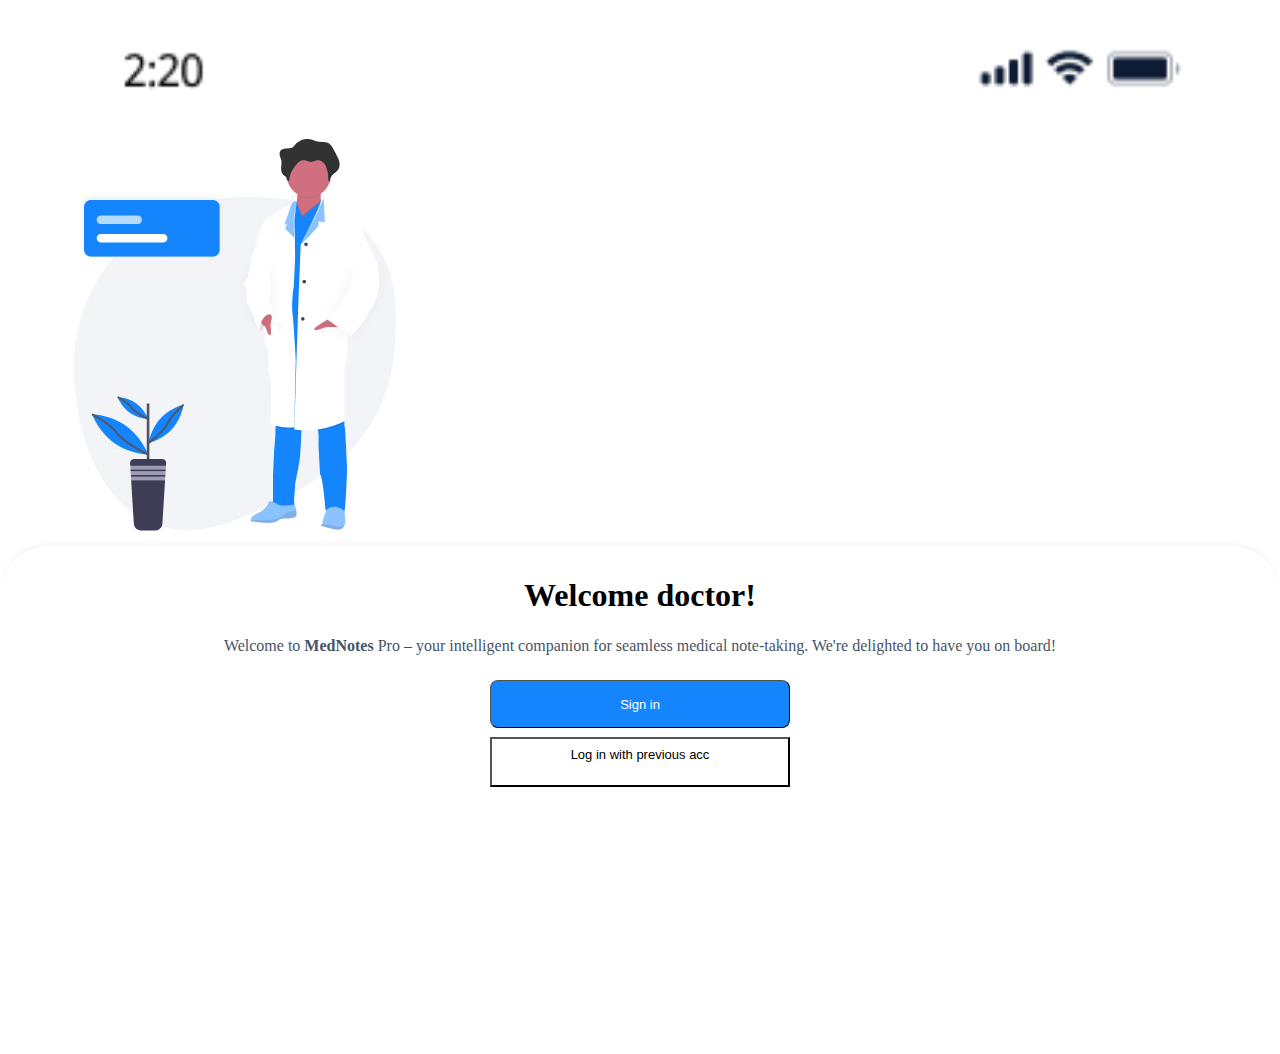
<file: Index.html>
<!DOCTYPE html>
<html lang="en">
<head>
    <meta charset="UTF-8">
    <meta name="viewport" content="width=device-width, initial-scale=1.0">
    <link rel="stylesheet" href="styles.css">
    <title>Physical Consulting AI Note</title>
</head>
<body>
     
    <div class="image">
        <div class="indicator"><img src="Images/iPhone 13 & 13 Pro.png" alt="Indicator"></div>
        <div class="eclipse">
        <img src="Images/undraw_medicine_b-1-ol 1.png" alt="Doctor">
        </div>
    </div>
    <div class="cards" style="text-align: center;">
        <h1>Welcome doctor!</h1>

        <p>Welcome to <strong> MedNotes </strong> Pro – your intelligent companion for seamless medical note-taking. 
            We're delighted to have you on board!</p>

            <a href="signin.html">
            <button type="button" class="btn" >Sign in</button></a>
            <br>
            <button type="button" class="btn1">Log in with previous acc</button>
    </div>

    <footer class="Line">
        <img src="Images/Under line.png" alt="Line">
    </footer>
    

    
</body>
</html>
</file>
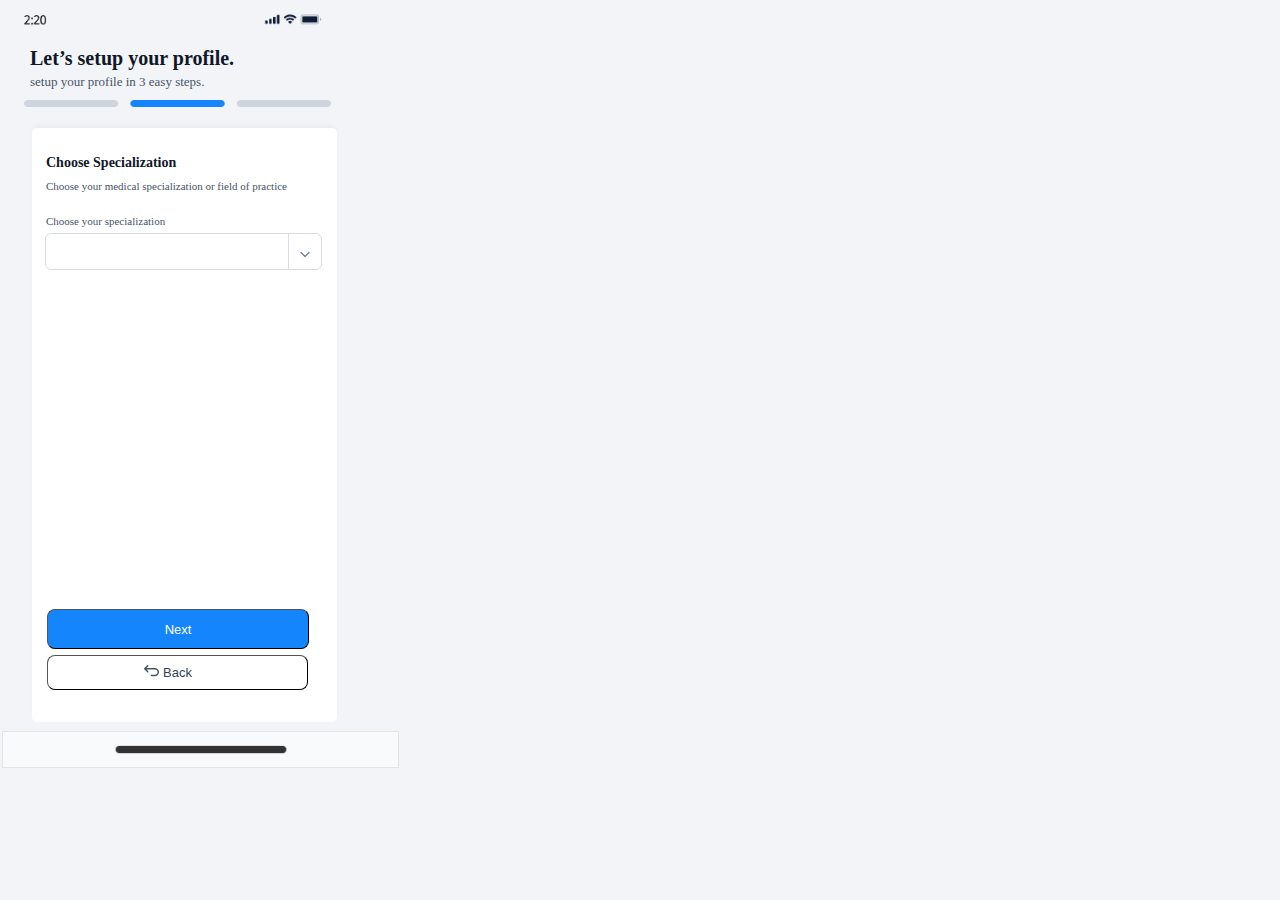
<file: profile2.html>
<!DOCTYPE html>
<html lang="en">
<head>
    <meta charset="UTF-8">
    <meta name="viewport" content="width=device-width, initial-scale=1.0">
    <!-- <link rel="stylesheet" href="https://cdn.jsdelivr.net/npm/bootstrap@4.1.3/dist/css/bootstrap.min.css">
    <link rel="stylesheet" href="https://cdn.jsdelivr.net/npm/bootstrap-select@1.13.14/dist/css/bootstrap-select.min.css"> -->
    <link rel="stylesheet" href="styles.css">
    <!-- <link rel="stylesheet" href="https://cdn.jsdelivr.net/gh/habibmhamadi/multi-select-tag@2.0.1/dist/css/multi-select-tag.css"> -->
    <link rel="stylesheet" href="multi-select-tag.css">
    <title>Document</title>
</head>
<body class="profile">
    
    <div class="indicator"><img src="Images/iPhone 13 & 13 Pro.png" alt="Indicator"></div>

    <h1 class="P2h1">Let’s setup your profile.</h1>
    <h4 class="P2h4">setup your profile in 3 easy steps.</h4>
     <div class="P2nav">
        <img src="Images/Steps2.png" alt="nav">
     </div>


     <div class="P2Minicards">
     <h1 class="Psh1">Choose Specialization</h1>
     <h4 class="Psh4">Choose your medical specialization or field of practice</h4>
     <h4 class="P2sh4">Choose your specialization</h4>

     <form class="P-form">
       
        <!-- <div class="search_box">
            <select data-live-search="true" title="Search">
            <option value="none" selected disabled hidden>Search</option>    
            <option>Ent Hospital</option>
            <option>Medical Hospital</option>
            </select>
             </div> -->

             

             <select name="specialization" id="specialization" multiple title="next" >
                <option value="1">⊕ Cardiology</option>
                <option value="2">⊕ Dermatology</option>
                <option value="3">⊕ Endocrinology</option>
                <option value="4">⊕ Gastroenterology</option>
                <option value="5">⊕ Hematology</option>
                <option value="6">⊕ Internal Medicine</option>
                <option value="7">⊕ Nephrology</option>
            </select>
       
       
       
       
       
       
       
       
           



    
    
    
    </form>
      
    
    
    <a href="profile3.html">
        <button type="button" class="P2-btn" id="next" title="next">Next</button></a>
        <a href="profile.html">
        <button type="button" class="P2-btn1" id="back" title="back">Back</button></a>
        <div class="P2-Backicon">
           <img src="Images/flip-backward.svg" alt="BackIcon">
        </div> 
    
     <!-- <a href="profile2.html">
        <button type="button" class="Pbtn">Next</button></a>
       
        <button type="button" class="Pbtn1">Back</button>
        <div class="Backicon">
           <img src="Images/flip-backward.svg" alt="BackIcon">
        </div>
    
    </div> -->



     <footer class="P2line">
        <img src="Images/Under line.png" alt="Line">
    </footer>
   

    <script src="multi-select-tag.js"></script>
    <script>
        new MultiSelectTag('specialization')  // id
    </script>

    <!-- <script src="https://code.jquery.com/jquery-3.3.1.slim.min.js"></script>
<script src="https://cdn.jsdelivr.net/npm/popper.js@1.14.3/dist/umd/popper.min.js" ></script>
<script src="https://cdn.jsdelivr.net/npm/bootstrap@4.1.3/dist/js/bootstrap.min.js"></script>
<script src="https://cdn.jsdelivr.net/npm/bootstrap-select@1.13.14/dist/js/bootstrap-select.min.js"></script>
<script src="selector.js"></script> -->
</body>
</html>
</file>
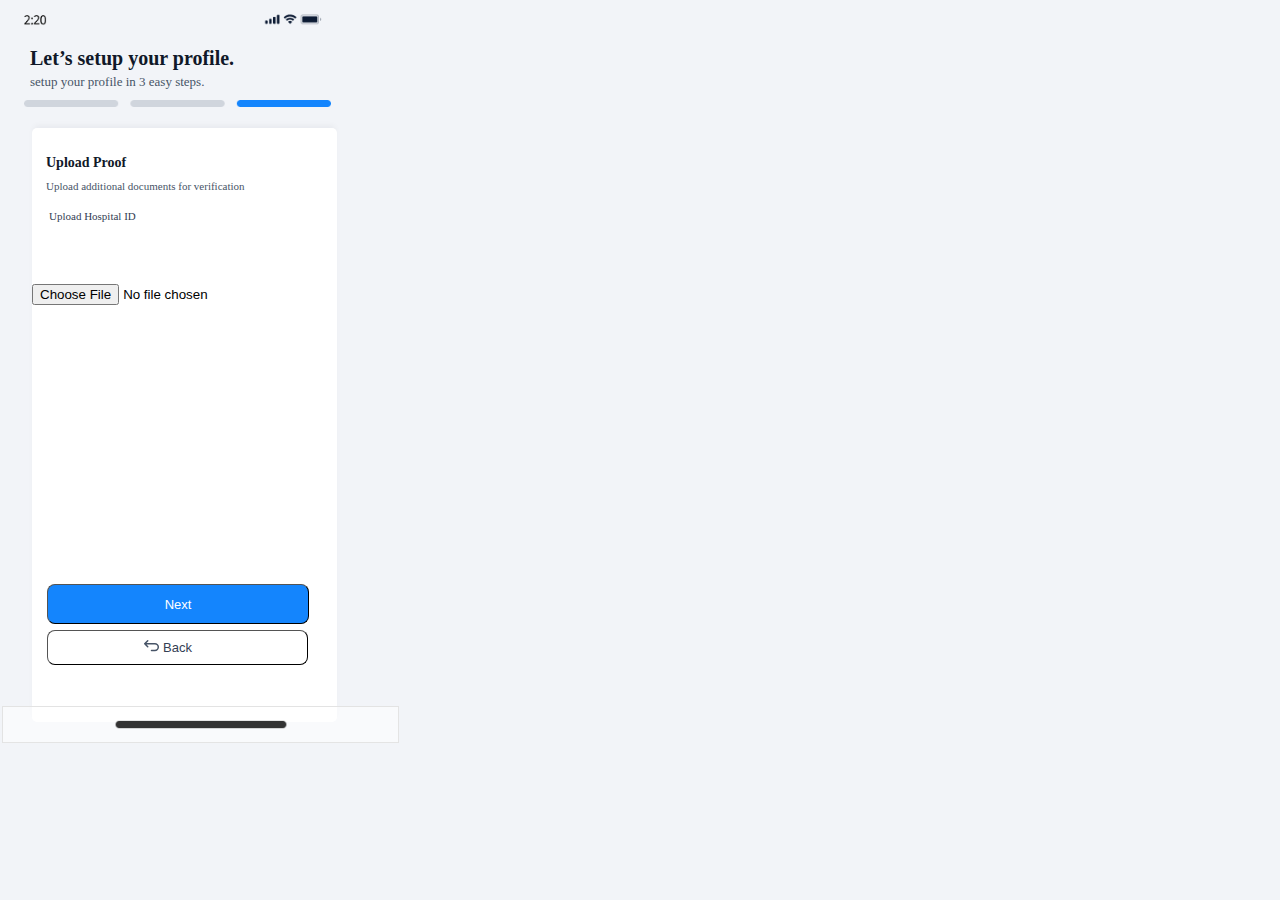
<file: profile3.html>
<!DOCTYPE html>
<html lang="en">
<head>
    <meta charset="UTF-8">
    <meta name="viewport" content="width=device-width, initial-scale=1.0">
    <!-- <link rel="stylesheet" href="https://cdn.jsdelivr.net/npm/bootstrap@4.1.3/dist/css/bootstrap.min.css">
    <link rel="stylesheet" href="https://cdn.jsdelivr.net/npm/bootstrap-select@1.13.14/dist/css/bootstrap-select.min.css"> -->
    <link rel="stylesheet" href="styles.css">
    <!-- <link rel="stylesheet" href="https://cdn.jsdelivr.net/gh/habibmhamadi/multi-select-tag@2.0.1/dist/css/multi-select-tag.css"> -->
    <link rel="stylesheet" href="multi-select-tag.css">
    <title>Document</title>
</head>
<body class="profile">
    
    <div class="indicator"><img src="Images/iPhone 13 & 13 Pro.png" alt="Indicator"></div>

    <h1 class="P2h1">Let’s setup your profile.</h1>
    <h4 class="P2h4">setup your profile in 3 easy steps.</h4>
     <div class="P2nav">
        <img src="Images/Steps3.png" alt="nav">
     </div>


     <div class="P2Minicards">
     <h1 class="Psh1">Upload Proof</h1>
     <h4 class="Psh4">Upload additional documents for verification</h4>
    
     

     <form class="P-form">
       
        <!-- <div class="search_box">
            <select data-live-search="true" title="Search">
            <option value="none" selected disabled hidden>Search</option>    
            <option>Ent Hospital</option>
            <option>Medical Hospital</option>
            </select>
             </div> -->

             <label >Upload Hospital ID</label>
             <input type="file">

             
       
       
       
       
       
       
       
       
           



    
    
    
    </form>
      
    
    
    <a href="profile3.html">
        <button type="button" class="P2-btn" id="next" title="next">Next</button></a>
        <a href="profile.html">
        <button type="button" class="P2-btn1" id="back" title="back">Back</button></a>
        <div class="P2-Backicon">
           <img src="Images/flip-backward.svg" alt="BackIcon">
        </div> 
    
     <!-- <a href="profile2.html">
        <button type="button" class="Pbtn">Next</button></a>
       
        <button type="button" class="Pbtn1">Back</button>
        <div class="Backicon">
           <img src="Images/flip-backward.svg" alt="BackIcon">
        </div>
    
    </div> -->



     <footer class="P2line">
        <img src="Images/Under line.png" alt="Line">
    </footer>
   

   
    <!-- <script src="https://code.jquery.com/jquery-3.3.1.slim.min.js"></script>
<script src="https://cdn.jsdelivr.net/npm/popper.js@1.14.3/dist/umd/popper.min.js" ></script>
<script src="https://cdn.jsdelivr.net/npm/bootstrap@4.1.3/dist/js/bootstrap.min.js"></script>
<script src="https://cdn.jsdelivr.net/npm/bootstrap-select@1.13.14/dist/js/bootstrap-select.min.js"></script>
<script src="selector.js"></script> -->
</body>
</html>
</file>
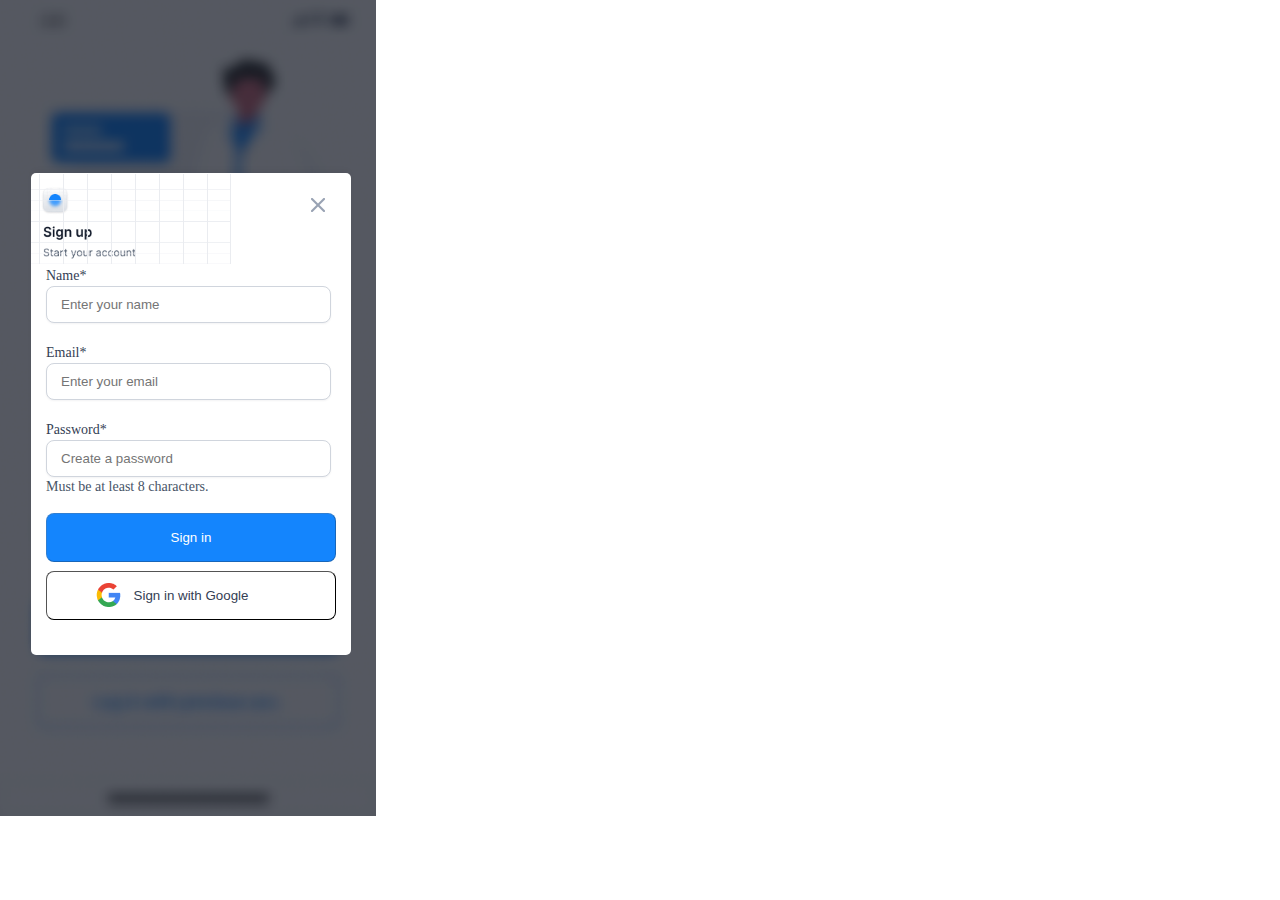
<file: signin.html>
<!DOCTYPE html>
<html lang="en">
<head>
    <meta charset="UTF-8">
    <meta name="viewport" content="width=device-width, initial-scale=1.0">
    <link rel="stylesheet" href="styles.css">
    <title>Physical Consulting AI Note</title>
</head>
<body>

    <div class="container">
        <div class="overlay">
    <img src="Images/Background overlay.png" alt="overlay">
</div>
    <div class="Minicards">
        
        <div class="imgsign">
        <img src="Images/Content.png" alt="content">
        </div>
        <div class="lines">
            <img src="Images/Lines.png" alt="Lines">
        </div>
        <div class="close">
            <a href="index.html">
            <img src="Images/Button close X.png" alt="close">
            </a>
        </div>
        <div class="Signup-box">

        <form>
        <label>Name*</label>
        <input type="text" placeholder="Enter your name" class="textinput">
        <label>Email*</label>
        <input type="email" placeholder="Enter your email" class="textinput" autocomplete="off" id="email">
        <label>Password*</label>
        <input type="password" placeholder="Create a password" class="textinput" id="password">
        <label class="passwordlength">Must be at least 8 characters.</label>
        <br><br>
        <a href="profile.html">
        <button type="button" class="submit">Sign in</button></a>
       
        <button type="button" class="btn3">Sign in with Google</button>
        <div class="icon">
        <img src="Images/Social icon.png" alt="google">
        </div>

        </form>

        </div>
    
    </div>
</div>
<script src="script.js"></script>
</body>
</html>
</file>
<file: styles.css>
/* media query screen responsive */
@media screen and (min-width:414px){

    html, body{
        margin: 0;
        padding: 0;
        overflow: hidden;
        height: 100%;
        }
        .cards h1{
            font-size: 200%;
            position: relative;
            top: -10%
        }
                .cards p{
                    font-size: 100%;
                    position: relative;
                    top:-15%;
                    width: 95%;
                }
        
                .eclipse img{
                    position: relative;
                    left: 5%;
                }
                .cards .btn{
                    position: relative;
                    top: -75%;
                    height: 0.1rem;
                    padding-bottom: 30px;
                    font-size: small;
                }
        
                .cards .btn1{
                    position: relative;
                    top: -15%;
                    height: 0.1rem;
                    padding-bottom: 30px;
                    font-size: small;
                }

                .Line{
                    /* display: flex; */
                    position: relative;
                    top: 5px;
                   

                }
    
}

@media screen and (min-width:375px){

    html, body{
        margin: 0;
        padding: 0;
        overflow: hidden;
        height: 100%;
        }
.cards h1{
    font-size: 200%;
    position: relative;
    bottom: 18%;
}
        .cards p{
            font-size: 100%;
            position: relative;
            bottom: 30%;
            width: 95%;
        }

        .eclipse img{
            position: relative;
            left: 5%;
        }
        .cards .btn{
            position: relative;
            bottom: 208%;
            height: 0.1rem;
            padding-bottom: 30px;
            font-size: small;
        }

        .cards .btn1{
            position: relative;
            bottom: 38%;
            height: 0.1rem;
            padding-bottom: 30px;
            font-size: small;
        }
    
}

/* images */
.indicator img {
    height: auto;
    position: relative;
    width: 100%;
    right: 15px;
}

p{
    color: #475467;
}
.card{
    display: flex;
    align-items: center;
}
.cards {
    display: flex;
    height: 300px;
    padding: 40px 0px;
    flex-direction: column;
    align-items: center;
    /* gap: 41px; */
    flex-shrink: 0;
    border-radius: 50px 50px var(--radius-none, 0px) var(--radius-none, 0px);
    background: #FFF;
    box-shadow: 0px -4px 6px -2px rgba(16, 24, 40, 0.05);
}



.btn{
    cursor: pointer;
    width: 300px;
    color: #FFFFFF;
    border-radius: var(--radius-md, 8px);
    background: #1485FD;
    /* display: flex; */
    padding: var(--spacing-xl, 16px) 22px;
    justify-content: center;
    align-items: center;
    gap: 10px;
    border-width: thin;

}

.btn:hover{
    background-color: darkblue;
    color: white;
    transition: .5s;
}

.btn1{
    cursor: pointer;
    display: flex;
    padding: var(--spacing-xl, 16px) 22px;
    justify-content: center;
    align-items: center;
    gap: 10px;
    width: 300px;
    background-color: #FFFFFF;
}

.Line img{
    height: auto;
    width: 100%;
}

/* signin */


/* .container{
    position: relative;
    display: flex;
    flex-direction: column;
    max-width: 320px;
} */
.overlay img {
    height: 51rem;
}

.Minicards {
    position: absolute;
    top: 173px;
    /* align-items: center; */
    z-index: 1;
    height: 402px;
    width: 320px;
    left: 31px;
    padding: 40px 0px;
    /* gap: 41px; */
    flex-shrink: 0;
    border-radius: 5px 5px var(--radius-none, 0px) var(--radius-none, 0px);
    border-bottom-left-radius: 5px;
    border-bottom-right-radius: 5px;
    background: #FFF;
    box-shadow: 0px -4px 6px -2px rgba(16, 24, 40, 0.05);
}

.imgsign img {
    width: 300px;
    bottom: 40px;
    height: auto;
    position: relative;
}

.lines img {
    position: relative;
    bottom: 130px;
    height: 90px;
    width: 200px;
}

form label{
    display: flex;
    margin-top: 20px;
    color: var(--colors-text-text-secondary-700, #344054);
/* Text sm/Medium */
font-family: Inter;
font-size: 14px;
font-style: normal;
font-weight: 500;
line-height: 20px;

}

.Signup-box {
    position: relative;
    bottom: 200px;
    left: 15px;
}

.disabled {
    opacity: 0.6;
    cursor: not-allowed;
    color: #f3f3f3;
}

.submit{

    cursor: pointer;
    position: relative;
    bottom: 40px;
    width: 290px;
    color: #FFFFFF;
    border-radius: var(--radius-md, 8px);
    background: #1485FD;
    /* display: flex; */
    padding: var(--spacing-xl, 16px) 22px;
    justify-content: center;
    align-items: center;
    gap: 10px;
    border-width: thin;
}



.btn3{

    cursor: pointer;
    position: relative;
    bottom: 31px;
    width: 290px;
    color: #344054;
    border-radius: var(--radius-md, 8px);
    background: #FFFFFF;
    /* display: flex; */
    padding: var(--spacing-xl, 16px) 22px;
    justify-content: center;
    align-items: center;
    gap: 10px;
    border-width: thin;
}

.icon img {
    position: relative;
    bottom: 68px;
    left: 50px;
}

.textinput{

    display: flex;
    padding: 10px 14px;
    width: 255px;
    align-items: center;
    gap: var(--spacing-md, 8px);
    align-self: stretch;
    border-radius: var(--radius-md, 8px);
    border: 1px solid var(--Colors-Border-border-primary, #D0D5DD);
    background: var(--Colors-Background-bg-primary, #FFF);
    /* Shadows/shadow-xs */
    box-shadow: 0px 1px 2px 0px rgba(16, 24, 40, 0.05);
}

.passwordlength {
    color: #475467;
    position: relative;
    bottom: 20px;
}

.close img {
    position: relative;
    bottom: 215px;
    left: 265px;
}

/* profiles nav 1 */

.profile {
    width: 360px;
    height: 407px;
    background-color: #F2F4F8;
    display: flex;
    flex-direction: column;
}

.P-Minicards {
    position: absolute;
    top: 118px;
    /* align-items: center; */
    z-index: 1;
    height: 87%;
    width: 305px;
    left: 32px;
    padding: 40px 0px;
    /* gap: 41px; */
    flex-shrink: 0;
    border-radius: 5px 5px var(--radius-none, 0px) var(--radius-none, 0px);
    border-bottom-left-radius: 5px;
    border-bottom-right-radius: 5px;
    background: #FFF;
    box-shadow: 0px -4px 6px -2px rgba(16, 24, 40, 0.05);
}

.P-textarea{
        height: 100px;
        width: 257px;
        position: relative;
        left: 15px;
        overflow: scroll;
        bottom: 57px;
        font-size: 13px;
        /* padding: 0px 0px; */
        /* gap: 41px; */
        flex-shrink: 0;
        border-radius: 5px 5px var(--radius-none, 0px) var(--radius-none, 0px);
        border: 1px solid var(--Colors-Border-border-primary, #D0D5DD);
        border-bottom-left-radius: 5px;
        border-bottom-right-radius: 5px;
        background: #FFF;
        box-shadow: 0px -4px 6px -2px rgba(16, 24, 40, 0.05);
   
}

.Ph1 {
    align-self: stretch;
    color: var(--colors-text-text-primary-900, #101828);
    font-family: Inter;
    font-size: 20px;
    font-style: normal;
    font-weight: 600;
    line-height: 32px;
    left: 30px;
    position: relative;
}

.Psh1 {
    align-self: stretch;
    color: var(--colors-text-text-primary-900, #101828);
    font-family: Inter;
    font-size: 14px;
    font-style: normal;
    font-weight: 600;
    line-height: 32px;
    top: -30px;
    left: 14px;
    position: relative;
}

.Ph4 {
    align-self: stretch;
    font-family: Inter;
    font-size: 13px;
    font-style: normal;
    font-weight: 400;
    line-height: 20px;
    position: relative;
    left: 30px;
    color: #475467;
    bottom: 13px;
}
.Psh4 {
    align-self: stretch;
    font-family: Inter;
    font-size: 11px;
    font-style: normal;
    font-weight: 400;
    line-height: 20px;
    position: relative;
    left: 14px;
    top: -48px;
    color: #475467;
    bottom: 19px;
}

.nav img {
    width: 307px;
    position: relative;
    left: 30px;
    bottom: 19px;
}

.Pbtn{

    cursor: pointer;
    position: relative;
    top: 400px;
    left: 32px;
    width: 290px;
    color: #FFFFFF;
    border-radius: var(--radius-md, 8px);
    background: #1485FD;
    /* display: flex; */
    padding: var(--spacing-xl, 16px) 22px;
    justify-content: center;
    align-items: center;
    gap: 10px;
    border-width: thin;
}
.Pbtn1{
    cursor: pointer;
    position: relative;
    top: 412px;
    left: 32px;
    width: 290px;
    color: #344054;
    border-radius: var(--radius-md, 8px);
    background: #FFFFFF;
    /* display: flex; */
    padding: var(--spacing-xl, 16px) 22px;
    justify-content: center;
    align-items: center;
    gap: 10px;
    border-width: thin;
}

.P-form label{
        display: flex;
        position: relative;
        margin-top: 20px;
        color: var(--colors-text-text-secondary-700, #344054);
        font-family: Inter;
        top: -58px;
        left: 17px;
        font-size: 11px;
        font-style: normal;
        font-weight: 500;
        line-height: 20px;
    }

    .P-textinput {
        display: flex;
        position: relative;
        height: 30px;
        top: -58px;
        font-size: 13px;
        left: 14px;
        padding: 2px 14px;
        width: 253px;
        gap: var(--spacing-md, 8px);
        /* align-self: stretch; */
        border-radius: var(--radius-md, 8px);
        border: 1px solid var(--Colors-Border-border-primary, #D0D5DD);
        background: var(--Colors-Background-bg-primary, #FFF);
        box-shadow: 0px 1px 2px 0px rgba(16, 24, 40, 0.05);
    }

    .button, select {
        height: 47px;
        padding: 12px;
        text-transform: none;
        position: relative;
        top: -61px;
        height: 34px;
        padding-top: 5px;
        font-size: 13px;
        left: 14px;
        width: 255px;
        align-items: center;
        gap: var(--spacing-md, 8px);
        /* align-self: stretch; */
        border-radius: var(--radius-md, 8px);
        border: 1px solid var(--Colors-Border-border-primary, #D0D5DD);
        background: var(--Colors-Background-bg-primary, #FFF);
        box-shadow: 0px 1px 2px 0px rgba(16, 24, 40, 0.05);
    }



    .Pline img {
        height: auto;
        display: flex;
        width: 128%;
        position: relative;
        right: 30px;
    }

    .P-btn {
        cursor: pointer;
        position: relative;
        bottom: 49px;
        left: 14px;
        height: 40px;
        /* padding-top: 161px; */
        width: 262px;
        /* padding: 24px; */
        /* margin-top: 20px; */
        font-size: 13px;
        padding-bottom: -23px;
        color: #FFFFFF;
        border-radius: var(--radius-md, 8px);
        background: #1485FD;
        /* display: flex; */
        /* padding: var(--spacing-xl, 16px) 22px; */
        justify-content: center;
        align-items: center;
        gap: 10px;
        border-width: thin;
    }

    .P-btn1 {
        cursor: pointer;
        position: relative;
        bottom: 41px;
        left: 15px;
        height: 35px;
        font-size: 13px;
        width: 261px;
        color: #344054;
        border-radius: var(--radius-md, 8px);
        background: #FFFFFF;
        /* display: flex; */
        justify-content: center;
        align-items: center;
        gap: 10px;
        border-width: thin;
    }

    .P-Backicon img {
        position: relative;
        bottom: 72px;
        left: 110px;
        height: 18px;
    }
.Backicon img {
    position: relative;
    top: 376px;
    left: 134px;
}

.footer{
    margin-top: auto;
}

 /* profile - 2 */

 .P2-btn {
    position: static;
    position: relative;
    top: 279px;
    left: 15px;
    height: 40px;
    /* padding-top: 161px; */
    width: 262px;
    /* padding: 24px; */
    /* margin-top: 20px; */
    font-size: 13px;
    padding-bottom: -23px;
    color: #FFFFFF;
    border-radius: var(--radius-md, 8px);
    background: #1485FD;
    /* display: flex; */
    /* padding: var(--spacing-xl, 16px) 22px; */
    justify-content: center;
    align-items: center;
    gap: 10px;
    border-width: thin;
}




.P2-btn1 {
    cursor: pointer;
    position: relative;
    top: 285px;
    left: 15px;
    height: 35px;
    font-size: 13px;
    width: 261px;
    color: #344054;
    border-radius: var(--radius-md, 8px);
    background: #FFFFFF;
    /* display: flex; */
    justify-content: center;
    align-items: center;
    gap: 10px;
    border-width: thin;
}

.P2-Backicon img {
    position: relative;
    top: 257px;
    left: 110px;
    height: 18px;
}

 /* profile 2 */

 .P2h1 {
    align-self: stretch;
    color: var(--colors-text-text-primary-900, #101828);
    font-family: Inter;
    font-size: 20px;
    font-style: normal;
    font-weight: 600;
    line-height: 32px;
    left: 30px;
    bottom: 12px;
    position: relative;
}

.P2h4 {
    align-self: stretch;
    font-family: Inter;
    font-size: 13px;
    font-style: normal;
    font-weight: 400;
    line-height: 20px;
    position: relative;
    left: 30px;
    color: #475467;
    bottom: 45px;
}

.P2nav img {
    width: 307px;
    position: relative;
    left: 24px;
    bottom: 61px;
}

.P2Minicards {
    position: absolute;
    top: 128px;
    /* align-items: center; */
    z-index: 1;
    height: 514px;
    width: 305px;
    left: 32px;
    padding: 40px 0px;
    /* gap: 41px; */
    flex-shrink: 0;
    border-radius: 5px 5px var(--radius-none, 0px) var(--radius-none, 0px);
    border-bottom-left-radius: 5px;
    border-bottom-right-radius: 5px;
    background: #FFF;
    box-shadow: 0px -4px 6px -2px rgba(16, 24, 40, 0.05);
}


.P2line img {
    height: auto;
    /* display: block; */
    display: flex;
    width: 130%;
    position: relative;
    position: relative;
    top: 19rem;
    right: 30px;
    flex-direction: column;
    flex-wrap: wrap;
}





/* profile - 3 */

.P3-Backicon img {
    position: relative;
    top: 336px;
    left: 114px;
    height: 14px;
}

.P3-btn {
    cursor: pointer;
    position: relative;
    top: 359px;
    left: 14px;
    height: 40px;
    /* padding-top: 161px; */
    width: 262px;
    /* padding: 24px; */
    /* margin-top: 20px; */
    font-size: 13px;
    padding-bottom: -23px;
    color: #FFFFFF;
    border-radius: var(--radius-md, 8px);
    background: #1485FD;
    /* display: flex; */
    /* padding: var(--spacing-xl, 16px) 22px; */
    justify-content: center;
    align-items: center;
    gap: 10px;
    border-width: thin;
}

.P3-btn1 {
    cursor: pointer;
    position: relative;
    top: 368px;
    left: 15px;
    height: 35px;
    font-size: 13px;
    width: 261px;
    color: #344054;
    border-radius: var(--radius-md, 8px);
    background: #FFFFFF;
    /* display: flex; */
    justify-content: center;
    align-items: center;
    gap: 10px;
    border-width: thin;
}




.P3-h1 {
    align-self: stretch;
    color: var(--colors-text-text-primary-900, #101828);
    font-family: Inter;
    font-size: 20px;
    font-style: normal;
    font-weight: 600;
    line-height: 32px;
    top: -16px;
    left: 30px;
    position: relative;
}

.P3-h4 {
    align-self: stretch;
    font-family: Inter;
    font-size: 13px;
    font-style: normal;
    font-weight: 400;
    line-height: 20px;
    position: relative;
    left: 30px;
    color: #475467;
    bottom: 54px;
}

.P3-NAV img {
    width: 307px;
    position: relative;
    left: 23px;
    bottom: 70px;
}
</file>
<file: multi-select-tag.css>
.mult-select-tag {
    display: flex;
    width:100%;
    flex-direction: column;
    align-items: center;
    position: relative;
    --tw-shadow: 0 1px 3px 0 rgb(0 0 0 / 0.1), 0 1px 2px -1px rgb(0 0 0 / 0.1);
    --tw-shadow-color: 0 1px 3px 0 var(--tw-shadow-color), 0 1px 2px -1px var(--tw-shadow-color);
    --border-color: rgb(218, 221, 224);
    font-family: Verdana, sans-serif;
}

.mult-select-tag .wrapper {
    width: 100%;
}

.mult-select-tag .body {
    display: flex;
    position: relative;
    top: -60px;
    border: 1px solid var(--border-color);
    background: white;
    min-height: 2.15rem;
    left: 13px;
    width: 90%;
    min-width: 14rem;
}

.mult-select-tag .input-container {
    display: flex;
    flex-wrap: wrap;
    flex: 1 1 auto;
    padding: 0.1rem;
    align-items: center;
}

.mult-select-tag .input-body {
    display: flex;
    width: 100%;
}

.mult-select-tag .input {
    flex:1;
    background: transparent;
    border-radius: 0.25rem;
    padding: 0.45rem;
    margin: 10px;
    color: #2d3748;
    outline: 0;
    border: 1px solid var(--border-color);
}

.mult-select-tag .btn-container {
    color: #e2eBf0;
    padding: 0.5rem;
    display: flex;
    border-left: 1px solid var(--border-color);
}

.mult-select-tag button {
    cursor: pointer;
    width: 100%;
    color: #718096;
    outline: 0;
    height: 100%;
    border: none;
    padding: 0;
    background: transparent;
    background-image: none;
    -webkit-appearance: none;
    text-transform: none;
    margin: 0;
}

.mult-select-tag button:first-child {
    width: 1rem;
    height: 90%;
}


.mult-select-tag .drawer {
    position: relative;
    background: white;
    max-height: 15rem;
    z-index: 40;
    bottom: 55px;
    width: 95%;
    overflow-y: scroll;
    border: 1px solid var(--border-color);
    border-radius: 0.25rem;
}

.mult-select-tag ul {
    list-style-type: none;
    padding: 0.5rem;
    margin: 0;
}

.mult-select-tag ul li {
    padding: 0.5rem;
    border-radius: 0.25rem;
    cursor: pointer;
    font-size: small;
}

.mult-select-tag ul li:hover {
    background: rgb(243 244 246);
}

.mult-select-tag .item-container {
    display: flex;
    justify-content: center;
    align-items: center;
    padding: 0.2rem 0.4rem;
    margin: 0.2rem;
    font-weight: 500;
    border: 1px solid;
    border-radius: 9999px;
}

.mult-select-tag .item-label {
    max-width: 100%;
    line-height: 1;
    font-size: 0.75rem;
    font-weight: 400;
    flex: 0 1 auto;
}

.mult-select-tag .item-close-container {
    display: flex;
    flex: 1 1 auto;
    flex-direction: row-reverse;
}

.mult-select-tag .item-close-svg {
    width: 1rem;
    margin-left: 0.5rem;
    height: 1rem;
    cursor: pointer;
    border-radius: 9999px;
    display: block;
}

.hidden {
    display: none;
}

.mult-select-tag .shadow  {
    box-shadow: var(--tw-ring-offset-shadow, 0 0 #0000), var(--tw-ring-shadow, 0 0 #0000), var(--tw-shadow);
}

.mult-select-tag .rounded {
    border-radius: .375rem;
}


.P2sh4 {
    align-self: stretch;
    font-family: Inter;
    font-size: 11px;
    font-style: normal;
    font-weight: 400;
    line-height: 20px;
    position: relative;
    left: 14px;
    top: -48px;
    color: #475467;
    z-index: inherit;
    bottom: 19px;
}
</file>
